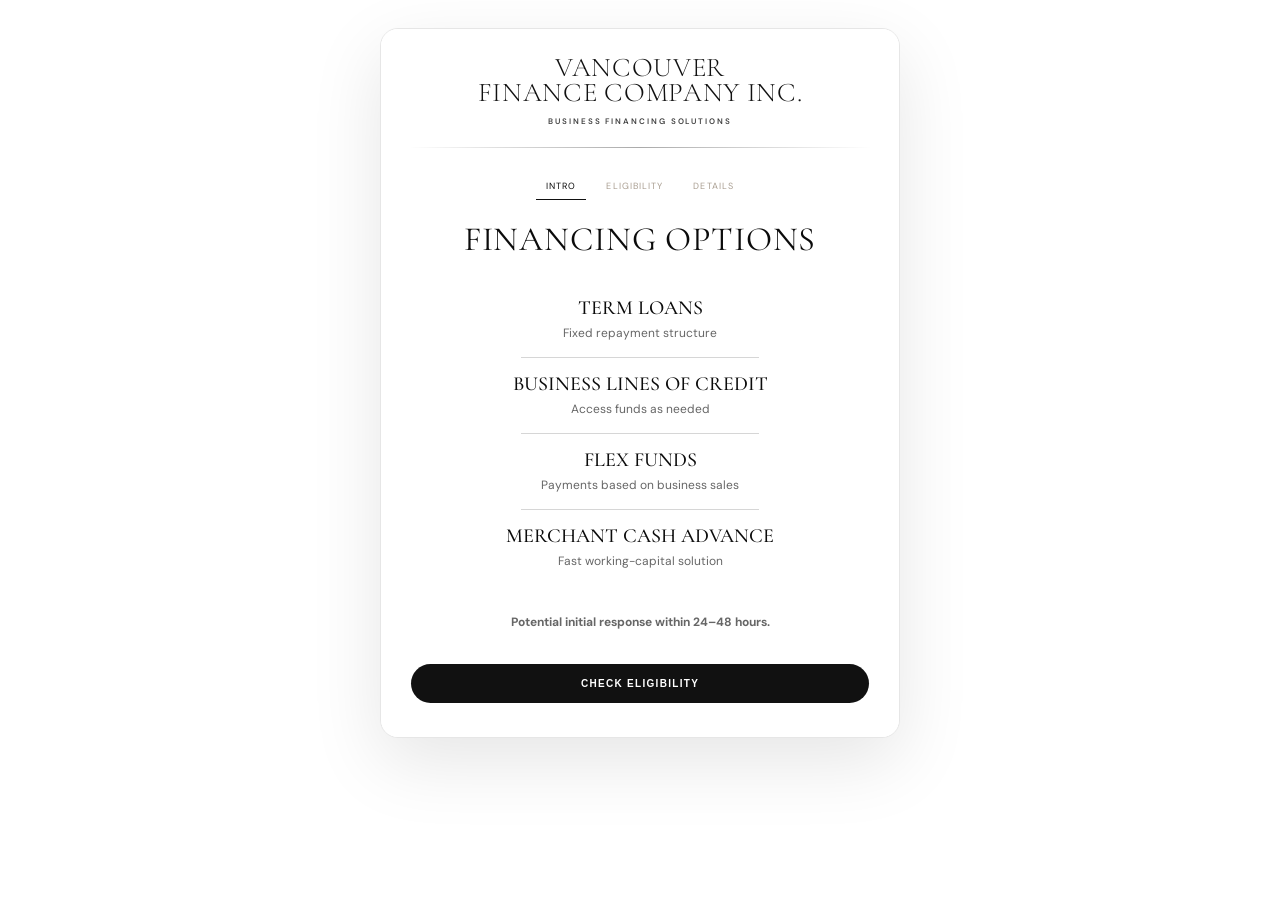
<file: index.html>
<!DOCTYPE html>
<html lang="en">
<head>
<meta charset="UTF-8">
<meta name="viewport" content="width=device-width,initial-scale=1">
<title>Check Eligibility | Vancouver Finance Company Inc.</title>
<link rel="preconnect" href="https://fonts.googleapis.com">
<link rel="preconnect" href="https://fonts.gstatic.com" crossorigin>
<link href="https://fonts.googleapis.com/css2?family=DM+Sans:wght@300;400;500;600&family=Cormorant+Garamond:wght@300;400;500&display=swap" rel="stylesheet">
<style>
:root{--ink:#0b0b0b;--cream:#ffffff;--gold:#111111;--muted:#666666;--line:rgba(0,0,0,.16);--green:#111111;--amber:#555555;--red:#888888}
*{box-sizing:border-box}html,body{min-height:100%}body{margin:0;background:#fff;font-family:"DM Sans",sans-serif;color:var(--ink);padding:28px 16px}
.shell{width:min(520px,100%);margin:auto;background:#fff;border:1px solid rgba(255,255,255,.18);box-shadow:0 28px 80px rgba(0,0,0,.35);border-radius:18px;overflow:hidden}.top{padding:24px 26px 18px;text-align:center;border-bottom:1px solid var(--line)}
.brand{font-family:"Cormorant Garamond",serif;font-size:31px;line-height:.92;font-weight:300;text-transform:uppercase}.brand span{display:block}.tag{margin-top:12px;color:#111;font-size:10px;letter-spacing:.18em;text-transform:uppercase}
.container{padding:22px 26px 30px;text-align:center}.progress{display:flex;justify-content:center;gap:10px;font-size:9px;letter-spacing:.12em;text-transform:uppercase;color:#a99e91;margin-bottom:23px}.progress span{padding:7px 10px;border-bottom:1px solid transparent}.progress .active{color:var(--ink);border-color:var(--gold)}
h2{font-family:"Cormorant Garamond",serif;font-size:34px;line-height:1;font-weight:400;margin:8px 0 12px;text-transform:uppercase;letter-spacing:.025em}p{font-size:12px;line-height:1.6;color:var(--muted)}.products{margin:24px 0}.product{padding:12px 0}.product strong{font-family:"Cormorant Garamond",serif;font-size:20px;font-weight:500;text-transform:uppercase}.product p{margin:4px 0 0}.divider{width:52%;height:1px;background:var(--line);margin:auto}
label{display:block;text-align:left;margin-top:15px;font-size:9px;font-weight:600;letter-spacing:.12em;text-transform:uppercase;color:#665e55}select,input{width:100%;padding:13px 12px;margin-top:7px;border:1px solid #c9c9c9;background:#fff;border-radius:6px;color:var(--ink);outline:none}select:focus,input:focus{border-color:#111;box-shadow:0 0 0 3px rgba(0,0,0,.09)}
button{width:100%;margin-top:20px;padding:14px 18px;background:var(--ink);color:#fff;border:0;border-radius:999px;font-size:10px;font-weight:600;letter-spacing:.13em;text-transform:uppercase;cursor:pointer;transition:.2s}button:hover{transform:translateY(-1px);background:#333}button:disabled{opacity:.65}.back{margin-top:10px;background:transparent;color:var(--ink);border:1px solid var(--line)}.back:hover{background:#f3f3f3}.hidden{display:none}.section{opacity:0;transform:translateY(12px);transition:.32s ease}.section.active{opacity:1;transform:none}
.tier-box{border:1px solid var(--line);border-radius:10px;padding:17px;margin-top:20px;text-align:left;background:#fbf7f0}.tier-a{border-left:4px solid var(--green)}.tier-b{border-left:4px solid var(--amber)}.tier-c,.tier-d{border-left:4px solid var(--red)}.tier-box strong{font-family:"Cormorant Garamond",serif;font-size:20px;text-transform:uppercase}.pathways{margin:14px 0 2px;border-top:1px solid var(--line)}.pathway{padding:11px 0;border-bottom:1px solid var(--line);display:flex;justify-content:space-between;gap:12px;align-items:center}.pathway b{font-size:10px;letter-spacing:.08em;text-transform:uppercase}.pathway span{font-size:11px;font-weight:600;text-align:right;color:#333}.disclaimer{margin-top:12px;font-size:10px;line-height:1.5;color:#8a7e72}.status{margin-top:18px;font-size:11px;color:var(--muted)}
.confirm-overlay{position:fixed;inset:0;background:rgba(0,0,0,.78);backdrop-filter:blur(8px);display:grid;place-items:center;padding:18px;z-index:100;opacity:0;visibility:hidden;transition:.28s}.confirm-overlay.show{opacity:1;visibility:visible}.confirm-card{width:min(440px,94vw);background:var(--cream);border:1px solid rgba(255,255,255,.28);box-shadow:0 28px 90px rgba(0,0,0,.45);border-radius:18px;padding:34px 28px 28px;text-align:center}.confirm-icon{width:58px;height:58px;margin:0 auto 18px;border:1px solid var(--gold);border-radius:50%;display:grid;place-items:center;color:var(--gold);font-size:25px}.confirm-card h3{font-family:"Cormorant Garamond",serif;font-size:32px;font-weight:400;margin:0 0 14px;text-transform:uppercase}.confirm-card p{font-size:13px}.confirm-card .response{margin:18px 0 2px;color:#111;font-size:10px;font-weight:600;letter-spacing:.13em;text-transform:uppercase}.confirm-card .close-confirm{margin-top:10px;background:transparent;color:var(--ink);border:1px solid var(--line)}
@media(max-width:520px){body{padding:0}.shell{min-height:100vh;border-radius:0}.container,.top{padding-left:20px;padding-right:20px}.brand{font-size:28px}.progress{gap:2px}.confirm-card{padding:30px 22px 24px}}
</style>
<link rel="stylesheet" href="eligibility-guided.css?v=20261102-vfc2">
</head>
<body>
<div class="shell">
<div class="top"><div class="brand"><span>Vancouver</span><span>Finance Company Inc.</span></div><div class="tag">Business Financing Solutions</div></div>
<div class="container">
<section id="frontPage" class="section active"><div class="progress"><span class="active">Intro</span><span>Eligibility</span><span>Details</span></div><h2>Financing Options</h2><div class="products"><div class="product"><strong>Term Loans</strong><p>Fixed repayment structure</p></div><div class="divider"></div><div class="product"><strong>Business Lines of Credit</strong><p>Access funds as needed</p></div><div class="divider"></div><div class="product"><strong>Flex Funds</strong><p>Payments based on business sales</p></div><div class="divider"></div><div class="product"><strong>Merchant Cash Advance</strong><p>Fast working-capital solution</p></div></div><p><strong>Potential initial response within 24–48 hours.</strong></p><button id="startBtn">Check Eligibility</button></section>
<section id="page1" class="section hidden"><div class="progress"><span>Intro</span><span class="active">Eligibility</span><span>Details</span></div><h2>Eligibility Check</h2><form id="eligibilityForm">
<label>Business Industry</label><select id="industry" required><option value="">Select</option><option value="restaurant">Restaurant / Café</option><option value="retail">Retail</option><option value="construction">Construction / Trades</option><option value="medical">Medical / Clinic</option><option value="professional">Professional Services</option><option value="travel">Travel Agency</option><option value="financial">Financial Services</option><option value="trucking">Owner-Operator Trucking</option></select>
<label>Time in Business</label><select id="time" required><option value="">Select</option><option value="12+">12+ months</option><option value="6-11">6–11 months</option><option value="under-6">Under 6 months</option></select>
<label>Monthly Revenue</label><select id="revenue" required><option value="">Select</option><option value="25+">$25,000+</option><option value="10-24">$10,000–$24,999</option><option value="under-10">Below $10,000</option></select>
<label>Estimated Credit Score</label><select id="credit" required><option value="">Select</option><option value="600+">600+</option><option value="500-599">500–599</option><option value="below-500">Below 500</option></select>
<button type="submit">Check Eligibility</button><button type="button" class="back" id="backToIntro">Back</button></form><div id="result" class="hidden"></div></section>
<section id="page2" class="section hidden"><div class="progress"><span>Intro</span><span>Eligibility</span><span class="active">Details</span></div><h2>Your Details</h2><form id="leadForm"><input type="hidden" id="tier"><input type="hidden" id="score"><input type="hidden" id="lenderPathway"><label>Business Name</label><input id="business" required><label>Name</label><input id="name" required><label>Phone</label><input id="phone" required><label>Email</label><input id="email" type="email" required><button type="submit" id="submitBtn">Submit</button><p class="disclaimer">By submitting, you consent to be contacted by Vancouver Finance Company Inc. regarding your financing inquiry.</p><button type="button" class="back" id="backToEligibility">Back</button></form><div id="submitStatus" class="status"></div></section>
</div></div>
<div class="confirm-overlay" id="confirmOverlay"><div class="confirm-card"><div class="confirm-icon">✓</div><h3>Thank You</h3><p>Your financing inquiry has been successfully submitted.</p><p>One of our Business Financing Advisors will carefully review your information and contact you to discuss the financing solutions best suited to your business.</p><div class="response">Typical response time: 24–48 business hours</div><button id="returnHome">Return to Home</button><button class="close-confirm" id="closeConfirm">Close</button></div></div>
<script>
const scriptURL="https://script.google.com/macros/s/AKfycbxqvRdFTUynTIhWn0h2aU5W1jouIs369XrmkZGGKBPkeursr4_UBIrlwtmdzsdBjStO/exec";
const $=id=>document.getElementById(id),frontPage=$("frontPage"),page1=$("page1"),page2=$("page2"),result=$("result"),confirmOverlay=$("confirmOverlay");
function go(a,b){a.classList.remove("active");setTimeout(()=>{a.classList.add("hidden");b.classList.remove("hidden");requestAnimationFrame(()=>b.classList.add("active"));scrollTo({top:0,behavior:"smooth"})},280)}
$("startBtn").onclick=()=>go(frontPage,page1);$("backToIntro").onclick=()=>go(page1,frontPage);$("backToEligibility").onclick=()=>go(page2,page1);$("closeConfirm").onclick=()=>{confirmOverlay.classList.remove("show");document.body.style.overflow=""};$("returnHome").onclick=()=>{if(opener&&!opener.closed){opener.focus();close()}else location.href="index.html"};
$("eligibilityForm").onsubmit=e=>{e.preventDefault();let score=0,tier="C";const industry=$("industry").value,time=$("time").value,revenue=$("revenue").value,credit=$("credit").value;if(["travel","financial","trucking"].includes(industry)){result.innerHTML='<div class="tier-box tier-c"><strong>Limited Pre-Qualification</strong><p>This industry is not eligible for this program.</p></div>';result.classList.remove("hidden");return}if(credit==="600+")score+=3;if(credit==="500-599")score+=1;if(revenue==="25+")score+=3;if(revenue==="10-24")score+=2;if(time==="12+")score+=2;if(time==="6-11")score+=1;tier=score>=7?"A":score>=4?"B":"C";const pathways={A:"Journey Capital / Merchant Growth",B:"iCapital Financial / Other Lenders",C:"Canacap Funding"},pathway=pathways[tier];$("tier").value=tier;$("score").value=score;$("lenderPathway").value=pathway;result.innerHTML=`<div class="tier-box tier-${tier.toLowerCase()}"><strong>${tier==="A"?"Strong":"Conditional"} Pre-Qualification (Tier ${tier})</strong><p>Potential pathway: ${pathway}</p><div class="disclaimer">Pre-eligibility only. This result is not an approval, commitment or guarantee. Final eligibility is subject to verification, lender criteria and underwriting.</div><button id="continueBtn">Continue</button></div>`;result.classList.remove("hidden");$("continueBtn").onclick=()=>go(page1,page2)};
$("leadForm").onsubmit=async e=>{e.preventDefault();let b=$("submitBtn"),st=$("submitStatus");b.disabled=true;b.textContent="Submitting...";st.textContent="";let data=new URLSearchParams({business:$("business").value,name:$("name").value,phone:$("phone").value,email:$("email").value,tier:$("tier").value,score:$("score").value,lender_pathway:$("lenderPathway").value});try{await fetch(scriptURL,{method:"POST",body:data,mode:"no-cors"});$("leadForm").reset();confirmOverlay.classList.add("show");document.body.style.overflow="hidden"}catch(x){st.textContent="Your information could not be submitted. Please try again."}finally{b.disabled=false;b.textContent="Submit"}};
</script>
<script src="eligibility-guided.js?v=20261102-vfc1"></script>
</body>
</html>
</file>
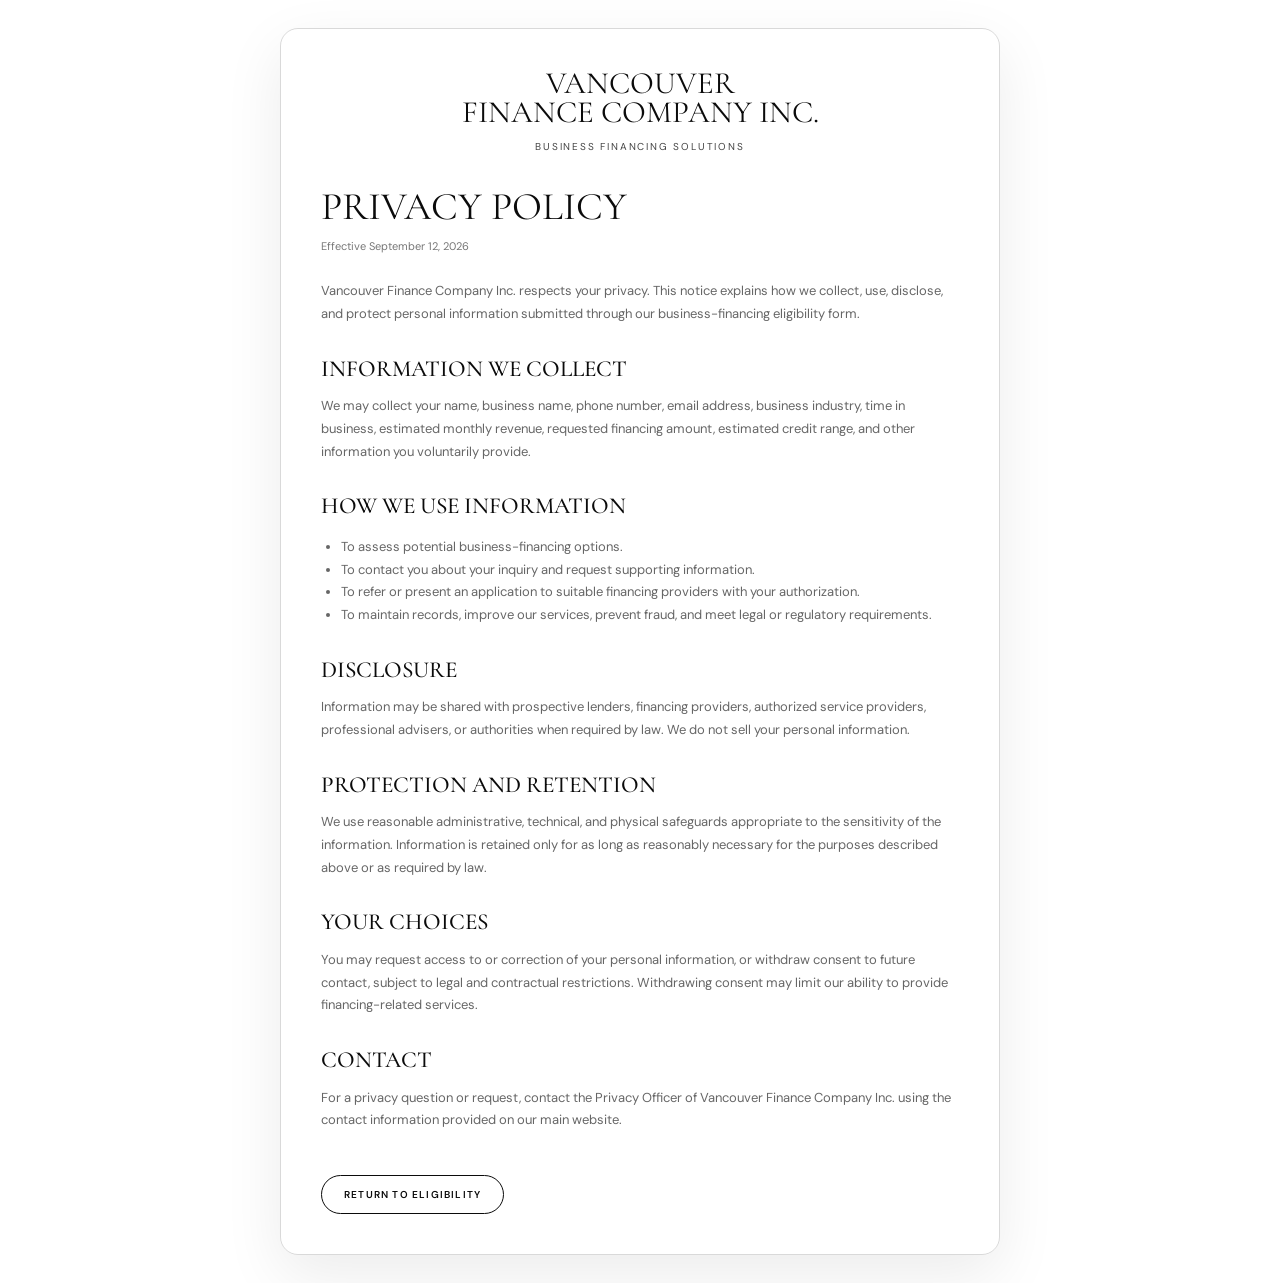
<file: privacy.html>
<!doctype html>
<html lang="en">
<head>
<meta charset="utf-8"><meta name="viewport" content="width=device-width,initial-scale=1">
<meta name="description" content="Privacy notice for Vancouver Finance Company Inc.">
<title>Privacy Policy | Vancouver Finance Company Inc.</title>
<link rel="preconnect" href="https://fonts.googleapis.com"><link rel="preconnect" href="https://fonts.gstatic.com" crossorigin>
<link href="https://fonts.googleapis.com/css2?family=DM+Sans:wght@300;400;500;600&family=Cormorant+Garamond:wght@300;400;500&display=swap" rel="stylesheet">
<style>
:root{--ink:#0b0b0b;--muted:#666;--line:rgba(0,0,0,.15)}*{box-sizing:border-box}body{margin:0;background:#fff;color:var(--ink);font-family:"DM Sans",sans-serif;padding:28px 16px}.shell{width:min(720px,100%);margin:auto;border:1px solid var(--line);border-radius:18px;padding:40px;box-shadow:0 20px 60px rgba(0,0,0,.08)}.brand{text-align:center;font-family:"Cormorant Garamond",serif;font-size:31px;line-height:.95;text-transform:uppercase}.brand span{display:block}.tag{text-align:center;margin:12px 0 34px;font-size:10px;letter-spacing:.18em;text-transform:uppercase;color:#444}h1{font:400 39px/1 "Cormorant Garamond",serif;text-transform:uppercase;margin:0 0 8px}h2{font:500 23px/1.15 "Cormorant Garamond",serif;text-transform:uppercase;margin:30px 0 8px}p,li{font-size:13px;line-height:1.75;color:var(--muted)}ul{padding-left:20px}.date{font-size:11px;color:#777;margin-bottom:24px}.back{display:inline-block;margin-top:30px;padding:12px 22px;border:1px solid var(--ink);border-radius:999px;color:var(--ink);font-size:10px;font-weight:600;letter-spacing:.12em;text-decoration:none;text-transform:uppercase}.back:hover{background:var(--ink);color:#fff}@media(max-width:560px){body{padding:0}.shell{border:0;border-radius:0;box-shadow:none;padding:30px 22px}.brand{font-size:28px}}
</style>
</head>
<body><main class="shell">
<div class="brand"><span>Vancouver</span><span>Finance Company Inc.</span></div><div class="tag">Business Financing Solutions</div>
<h1>Privacy Policy</h1><p class="date">Effective September 12, 2026</p>
<p>Vancouver Finance Company Inc. respects your privacy. This notice explains how we collect, use, disclose, and protect personal information submitted through our business-financing eligibility form.</p>
<h2>Information We Collect</h2>
<p>We may collect your name, business name, phone number, email address, business industry, time in business, estimated monthly revenue, requested financing amount, estimated credit range, and other information you voluntarily provide.</p>
<h2>How We Use Information</h2>
<ul><li>To assess potential business-financing options.</li><li>To contact you about your inquiry and request supporting information.</li><li>To refer or present an application to suitable financing providers with your authorization.</li><li>To maintain records, improve our services, prevent fraud, and meet legal or regulatory requirements.</li></ul>
<h2>Disclosure</h2>
<p>Information may be shared with prospective lenders, financing providers, authorized service providers, professional advisers, or authorities when required by law. We do not sell your personal information.</p>
<h2>Protection and Retention</h2>
<p>We use reasonable administrative, technical, and physical safeguards appropriate to the sensitivity of the information. Information is retained only for as long as reasonably necessary for the purposes described above or as required by law.</p>
<h2>Your Choices</h2>
<p>You may request access to or correction of your personal information, or withdraw consent to future contact, subject to legal and contractual restrictions. Withdrawing consent may limit our ability to provide financing-related services.</p>
<h2>Contact</h2>
<p>For a privacy question or request, contact the Privacy Officer of Vancouver Finance Company Inc. using the contact information provided on our main website.</p>
<a class="back" href="index.html">Return to Eligibility</a>
</main></body>
</html>
</file>
<file: eligibility-guided.css>
/* Vancouver Finance Company — Toronto-inspired guided eligibility in monochrome */
.guided-source-form{display:none!important}
#page1.guided-page>.progress,#page1.guided-page>h2{display:none}
#page1.guided-page{padding-top:1px}

/* Premium shell / wordmark */
body{
  background:
    radial-gradient(circle at 70% 8%,rgba(148,148,148,.16),transparent 27%),
    radial-gradient(circle at 20% 88%,rgba(90,90,90,.10),transparent 30%),
    linear-gradient(140deg,#131313 0%,#1b1b1b 55%,#0e0e0e 100%)!important;
}
.shell{
  background:linear-gradient(180deg,rgba(246,246,246,.995),rgba(240,240,240,.995))!important;
  border:1px solid rgba(156,156,156,.16)!important;
  box-shadow:0 34px 100px rgba(0,0,0,.40),0 1px 0 rgba(255,255,255,.22) inset!important;
}
.top{
  position:relative;
  padding:26px 28px 22px!important;
  border-bottom:0!important;
  background:linear-gradient(180deg,rgba(252,252,252,.62),rgba(241,241,241,0));
}
.top:after{
  content:"";
  position:absolute;
  left:28px;right:28px;bottom:0;
  height:1px;
  background:linear-gradient(90deg,transparent,rgba(143,143,143,.48),transparent);
}
.brand{
  font-size:27px!important;
  line-height:.94!important;
  letter-spacing:.025em;
}
.tag{
  margin-top:10px!important;
  font-size:8px!important;
  font-weight:600;
  letter-spacing:.24em!important;
  color:#7c7c7c!important;
}
.container{padding:25px 30px 34px!important}

/* Guided journey */
.guided-flow{
  display:flex;flex:1;flex-direction:column;
  text-align:left;
  min-height:530px;
  position:relative;
  overflow:hidden;
  padding-top:2px;
}
.guided-flow.guided-complete{display:none}
.guided-head{
  display:flex;justify-content:space-between;align-items:center;
  margin:0 0 11px;
}
.guided-head span{
  font-size:8px;
  font-weight:600;
  letter-spacing:.20em;
  color:#8f8f8f;
}
.guided-back{
  width:auto!important;
  margin:0!important;
  padding:7px 0!important;
  background:transparent!important;
  color:#6c6c6c!important;
  border:0!important;
  border-radius:0!important;
  font-size:10px!important;
  font-weight:500!important;
  letter-spacing:.06em!important;
  text-transform:none!important;
  transition:opacity .18s ease,color .18s ease!important;
}
.guided-back:hover{color:#141414!important;transform:none!important}

.guided-progress{
  height:2px;
  background:rgba(20,20,20,.085);
  border-radius:999px;
  overflow:hidden;
  margin-bottom:39px;
}
.guided-progress i{
  display:block;height:100%;
  background:linear-gradient(90deg,#777777,#a7a7a7);
  border-radius:999px;
  box-shadow:0 0 8px rgba(143,143,143,.18);
  transition:width .38s cubic-bezier(.22,.8,.3,1);
}
.guided-question{
  display:flex;flex:1;flex-direction:column;
  will-change:transform,opacity;
  transition:opacity .18s ease,transform .24s cubic-bezier(.22,.8,.3,1);
}
.guided-flow.enter-forward .guided-question{animation:guidedInForward .30s cubic-bezier(.22,.8,.3,1) both}
.guided-flow.enter-back .guided-question{animation:guidedInBack .30s cubic-bezier(.22,.8,.3,1) both}
.guided-flow.leave-forward .guided-question{opacity:0;transform:translateX(-11px)}
.guided-flow.leave-back .guided-question{opacity:0;transform:translateX(11px)}
@keyframes guidedInForward{from{opacity:0;transform:translateX(15px)}to{opacity:1;transform:none}}
@keyframes guidedInBack{from{opacity:0;transform:translateX(-15px)}to{opacity:1;transform:none}}

.guided-kicker{
  font-size:8px;
  font-weight:600;
  letter-spacing:.22em;
  text-transform:uppercase;
  color:#7b7b7b;
  margin-bottom:12px;
}
.guided-question h3{
  font-family:"Cormorant Garamond",serif;
  font-size:37px;
  line-height:.99;
  font-weight:400;
  margin:0 0 13px;
  letter-spacing:-.02em;
  text-transform:none;
  color:#141414;
  text-wrap:balance;
}
.guided-question>p{
  margin:0 0 24px;
  font-size:11px;
  line-height:1.62;
  color:#737373;
  max-width:410px;
}

/* Answer cards */
.guided-choices{display:grid;gap:10px}
.guided-choice{
  width:100%!important;
  min-height:58px!important;
  margin:0!important;
  padding:15px 48px 15px 17px!important;
  text-align:left!important;
  border:1px solid rgba(82,82,82,.18)!important;
  background:linear-gradient(180deg,rgba(253,253,253,.84),rgba(243,243,243,.72))!important;
  border-radius:11px!important;
  color:#1b1b1b!important;
  font-size:12px!important;
  font-weight:500!important;
  line-height:1.3!important;
  letter-spacing:.005em!important;
  text-transform:none!important;
  position:relative;
  box-shadow:0 1px 0 rgba(255,255,255,.70) inset;
  transition:border-color .16s ease,background .16s ease,box-shadow .16s ease,transform .12s ease!important;
  -webkit-tap-highlight-color:transparent;
}
@media(hover:hover) and (pointer:fine){
  .guided-choice:hover{
    border-color:rgba(143,143,143,.58)!important;
    background:#fbfbfb!important;
    box-shadow:0 5px 18px rgba(62,62,62,.06),0 1px 0 #fff inset!important;
    transform:translateY(-1px)!important;
  }
}
.guided-choice:active{transform:scale(.994)!important}
.guided-choice.selected{
  border-color:#909090!important;
  background:linear-gradient(180deg,#fbfbfb,#ececec)!important;
  box-shadow:0 0 0 3px rgba(143,143,143,.08),0 8px 22px rgba(82,82,82,.06)!important;
  color:#141414!important;
}
.guided-choice.selected:after{
  content:"✓";
  position:absolute;
  right:17px;top:50%;
  width:23px;height:23px;
  display:grid;place-items:center;
  transform:translateY(-50%) scale(1);
  color:#fff;
  background:#828282;
  border-radius:50%;
  font-size:11px;
  font-weight:700;
  animation:guidedCheck .18s ease both;
}
@keyframes guidedCheck{from{opacity:0;transform:translateY(-50%) scale(.65)}to{opacity:1;transform:translateY(-50%) scale(1)}}
.guided-choice[disabled]{opacity:.84;cursor:default}

.guided-choices.compact{grid-template-columns:1fr 1fr}
.guided-choices.compact .guided-choice{min-height:60px!important;padding-right:38px!important}
.amount-options{grid-template-columns:1fr 1fr}
.amount-options .guided-choice{min-height:60px!important}
.exact-choice{
  grid-column:1/-1;
  border-style:solid!important;
  background:transparent!important;
  color:#696969!important;
  justify-content:center;
}
.exact-choice:before{
  content:"＋";
  margin-right:7px;
  font-weight:400;
  color:#7b7b7b;
}
.guided-tap-hint{
  margin-top:13px;
  font-size:8px;
  font-weight:500;
  letter-spacing:.08em;
  text-transform:uppercase;
  color:#9f9f9f;
}
.guided-footnote{
  margin-top:auto;
  padding-top:27px;
  font-size:8px;
  line-height:1.6;
  letter-spacing:.015em;
  color:#9c9c9c;
  text-align:left;
  border-top:1px solid rgba(20,20,20,.065);
}

/* Exact amount */
.guided-money{position:relative}
.guided-money span{
  position:absolute;left:16px;top:50%;
  transform:translateY(-50%);
  font-family:"Cormorant Garamond",serif;
  font-size:23px;color:#838383;
  pointer-events:none;
}
.guided-money input{
  width:100%;
  height:53px;
  margin:0;
  padding:12px 14px 12px 36px;
  border:1px solid rgba(82,82,82,.22);
  background:#fbfbfb;
  border-radius:11px;
  color:#141414;
  outline:none;
  font-family:"Cormorant Garamond",serif;
  font-size:24px;
  box-shadow:0 1px 0 rgba(255,255,255,.8) inset;
  transition:border-color .18s ease,box-shadow .18s ease,background .18s ease;
}
.guided-money input:focus{
  border-color:#8f8f8f;
  box-shadow:0 0 0 3px rgba(143,143,143,.08);
}
.guided-exact-wrap{
  display:grid;
  grid-template-columns:minmax(0,1fr) 53px;
  gap:10px;
  margin-top:13px;
  animation:guidedExactIn .2s ease both;
}
.guided-exact-go{
  width:53px!important;height:53px!important;min-height:53px!important;
  margin:0!important;padding:0!important;
  border-radius:11px!important;
  font-size:20px!important;letter-spacing:0!important;
  background:linear-gradient(145deg,#1b1b1b,#0d0d0d)!important;
  box-shadow:0 7px 18px rgba(20,20,20,.13);
}
.guided-exact-go:disabled{opacity:.32}
@keyframes guidedExactIn{from{opacity:0;transform:translateY(-5px)}to{opacity:1;transform:none}}

/* Results */
#result.guided-result-enter{animation:guidedResultIn .42s cubic-bezier(.22,.8,.3,1) both}
@keyframes guidedResultIn{from{opacity:0;transform:translateY(10px)}to{opacity:1;transform:none}}
#page1.guided-page #result{margin-top:0}
#page1.guided-page .tier-box{
  position:relative;
  overflow:hidden;
  margin-top:0;
  border:1px solid rgba(69,69,69,.14);
  border-left:0!important;
  border-radius:14px;
  padding:25px;
  background:
    radial-gradient(circle at 100% 0,rgba(156,156,156,.10),transparent 34%),
    linear-gradient(180deg,rgba(253,253,253,.94),rgba(243,243,243,.88));
  box-shadow:0 14px 38px rgba(37,37,37,.07),0 1px 0 #fff inset;
}
#page1.guided-page .tier-box:before{
  content:"";
  position:absolute;
  top:0;left:25px;right:25px;
  height:1px;
  background:linear-gradient(90deg,transparent,#a0a0a0,transparent);
}
.result-eyebrow{
  font-size:8px;
  font-weight:600;
  letter-spacing:.22em;
  text-transform:uppercase;
  color:#7b7b7b;
  margin-bottom:11px;
}
.result-title{
  font-family:"Cormorant Garamond",serif;
  font-size:35px;
  line-height:1;
  font-weight:400;
  letter-spacing:-.015em;
  margin:0 0 11px;
  color:#141414;
  text-wrap:balance;
}
.result-copy{
  margin:0 0 22px!important;
  font-size:11px!important;
  line-height:1.62!important;
  max-width:400px;
}
.pathways.refined{display:grid;gap:10px;border:0;margin:0}
.pathway-card{
  position:relative;
  border:1px solid rgba(86,86,86,.15);
  border-radius:11px;
  padding:15px 16px;
  background:rgba(252,252,252,.72);
  box-shadow:0 1px 0 rgba(255,255,255,.8) inset;
}
.pathway-card.primary{
  border-color:rgba(143,143,143,.42);
  background:linear-gradient(180deg,#fafafa,#ececec);
  box-shadow:0 8px 22px rgba(88,88,88,.07);
}
.pathway-card.primary:before{
  content:"BEST PRELIMINARY FIT";
  display:block;
  margin-bottom:8px;
  font-size:7px;
  font-weight:700;
  letter-spacing:.18em;
  color:#7b7b7b;
}
.pathway-top{display:flex;justify-content:space-between;gap:12px;align-items:center}
.pathway-name{
  font-size:9px;
  font-weight:700;
  letter-spacing:.12em;
  text-transform:uppercase;
  color:#252525;
}
.pathway-status{
  font-size:8px;
  font-weight:600;
  line-height:1.2;
  color:#575757;
  background:rgba(156,156,156,.13);
  border:1px solid rgba(143,143,143,.12);
  border-radius:999px;
  padding:6px 9px;
  text-align:right;
  white-space:nowrap;
}
.pathway-type{
  display:block;
  margin-top:6px;
  font-size:10px;
  line-height:1.45;
  color:#868686;
}
.result-note{
  margin:19px 0 0!important;
  font-size:10px!important;
  line-height:1.62!important;
  color:#717171!important;
}
#page1.guided-page .disclaimer{
  padding-top:15px;
  margin-top:15px;
  border-top:1px solid rgba(20,20,20,.075);
  font-size:8px;
  line-height:1.6;
}
#page1.guided-page #continueBtn{
  margin-top:20px;
  background:linear-gradient(145deg,#1b1b1b,#0c0c0c);
  box-shadow:0 10px 24px rgba(20,20,20,.14);
}

/* Final details */
#page2>.progress{display:none}
#page2{
  text-align:left;
  padding-top:4px;
}
#page2 h2{
  margin:10px 0 8px;
  text-transform:none;
  letter-spacing:-.015em;
  font-size:38px;
}
#page2 h2:before{
  content:"FINAL STEP";
  display:block;
  margin-bottom:12px;
  font-family:"DM Sans",sans-serif;
  font-size:8px;
  font-weight:700;
  letter-spacing:.22em;
  color:#7b7b7b;
}
#page2 #leadForm{margin-top:24px}
#page2 label{
  margin-top:18px;
  font-size:8px;
  letter-spacing:.16em;
  color:#6f6f6f;
}
#page2 input{
  margin-top:7px;
  padding:14px 3px 12px;
  border:0;
  border-bottom:1px solid rgba(68,68,68,.26);
  border-radius:0;
  background:transparent;
  font-size:15px;
  box-shadow:none;
}
#page2 input:focus{
  border-color:#808080;
  box-shadow:none;
}
#page2 #submitBtn{
  margin-top:30px;
  background:linear-gradient(145deg,#1b1b1b,#0d0d0d);
  box-shadow:0 10px 24px rgba(20,20,20,.14);
}
#page2 .back{
  border:0;
  background:transparent;
  padding:10px;
  color:#838383;
}

/* Confirmation */
.confirm-overlay{background:rgba(10,10,10,.80)!important;backdrop-filter:blur(12px)!important}
.confirm-card{
  border:1px solid rgba(156,156,156,.22)!important;
  background:
    radial-gradient(circle at 100% 0,rgba(156,156,156,.10),transparent 34%),
    linear-gradient(180deg,#f7f7f7,#ededed)!important;
  box-shadow:0 36px 100px rgba(0,0,0,.45)!important;
}
.confirm-icon{
  width:52px!important;height:52px!important;
  border-color:rgba(143,143,143,.58)!important;
  background:rgba(156,156,156,.07);
  font-size:20px!important;
}
.confirm-card h3{
  font-size:35px!important;
  letter-spacing:-.01em;
  text-transform:none!important;
}
.confirm-card .response{
  font-size:8px!important;
  letter-spacing:.18em!important;
}
.confirm-card #returnHome{
  background:linear-gradient(145deg,#1b1b1b,#0c0c0c);
  box-shadow:0 10px 24px rgba(20,20,20,.13);
}

/* Motion accessibility */
@media(prefers-reduced-motion:reduce){
  .guided-question,.guided-progress i,.guided-choice,.guided-money input{transition:none!important;animation:none!important}
  #result.guided-result-enter{animation:none!important}
}

/* Mobile */
@media(max-width:520px){
  .top{padding:22px 21px 19px!important}
  .top:after{left:21px;right:21px}
  .brand{font-size:25px!important}
  .container{padding:21px 21px 28px!important}
  .guided-flow{min-height:calc(100dvh - 113px)}
  .guided-progress{margin-bottom:31px}
  .guided-question h3{font-size:33px}
  .guided-choice{min-height:58px!important;font-size:12px!important}
  .guided-footnote{padding-top:22px}
  #page1.guided-page .tier-box{padding:21px}
  .result-title{font-size:32px}
  #page2 h2{font-size:34px}
}
@media(max-width:430px){
  .guided-choices.compact{grid-template-columns:1fr}
  .guided-choices.compact .guided-choice{min-height:52px!important}
}
@media(max-width:370px){
  .amount-options{grid-template-columns:1fr}
  .exact-choice{grid-column:auto}
}


/* Historical approval context */
.history-highlight{
  margin:0 0 20px;
  padding:17px 18px 16px;
  border:1px solid rgba(143,143,143,.24);
  border-radius:12px;
  background:
    linear-gradient(135deg,rgba(156,156,156,.10),rgba(251,251,251,.70)),
    #fbfbfb;
  box-shadow:0 8px 22px rgba(78,78,78,.055),0 1px 0 rgba(255,255,255,.85) inset;
}
.history-label{
  font-size:7px;
  font-weight:700;
  letter-spacing:.16em;
  text-transform:uppercase;
  color:#757575;
}
.history-amount{
  margin-top:8px;
  font-family:"Cormorant Garamond",serif;
  font-size:31px;
  line-height:1;
  font-weight:500;
  letter-spacing:-.02em;
  color:#141414;
}
.history-caption{
  margin-top:7px;
  max-width:390px;
  font-size:9px;
  line-height:1.5;
  color:#808080;
}
@media(max-width:520px){
  .history-highlight{padding:16px;margin-bottom:18px}
  .history-amount{font-size:29px}
}

.history-highlight .history-caption strong{color:#5b5b5b;font-weight:600}


/* Final result hierarchy */
.range-cta{
  width:100%!important;
  margin:0 0 22px!important;
  padding:15px 18px!important;
  background:linear-gradient(145deg,#1b1b1b,#0b0b0b)!important;
  color:#fff!important;
  border-radius:999px!important;
  box-shadow:0 12px 28px rgba(20,20,20,.16)!important;
  font-size:9px!important;
  font-weight:700!important;
  letter-spacing:.17em!important;
  text-transform:uppercase!important;
}
.range-cta:hover{transform:translateY(-1px)!important}

.pathway-card.featured{
  margin:0 0 17px;
  padding:17px 17px 16px;
  border-color:rgba(143,143,143,.42)!important;
  background:linear-gradient(180deg,#fafafa,#ececec)!important;
  box-shadow:0 9px 24px rgba(88,88,88,.07)!important;
}
.pathway-card.featured:before{display:none!important}
.pathway-label{
  margin-bottom:11px;
  font-size:7px;
  font-weight:700;
  letter-spacing:.18em;
  text-transform:uppercase;
  color:#7b7b7b;
}
.pathway-main{min-width:0}
.pathways-section{
  margin-top:4px;
  padding-top:16px;
  border-top:1px solid rgba(20,20,20,.07);
}
.pathways-heading{
  margin:0 0 10px;
  font-size:7px;
  font-weight:700;
  letter-spacing:.18em;
  text-transform:uppercase;
  color:#7b7b7b;
}
.pathways.refined{
  display:grid!important;
  gap:9px!important;
  border:0!important;
  margin:0!important;
}
.pathway-card.compact{
  padding:12px 14px!important;
  border-radius:10px!important;
  background:rgba(252,252,252,.58)!important;
  box-shadow:none!important;
}
.pathway-card.compact .pathway-type{
  margin-top:4px!important;
  font-size:9px!important;
}
.pathway-card.compact .pathway-status{
  padding:5px 8px!important;
  font-size:7px!important;
}
#page1.guided-page .disclaimer{
  margin-top:18px!important;
  padding-top:15px!important;
}
@media(max-width:520px){
  .range-cta{margin-bottom:19px!important}
  .pathway-card.featured{padding:16px}
  .pathway-top{align-items:flex-start!important}
  .pathway-status{flex:0 0 auto;max-width:48%;white-space:normal!important}
}


/* Premium swipeable pill tabs */
.guided-choice.selected:after{display:none!important;content:none!important}
.guided-choice.selected{
  border-color:rgba(128,128,128,.72)!important;
  background:
    linear-gradient(180deg,rgba(250,250,250,.98),rgba(228,228,228,.92))!important;
  color:#141414!important;
  box-shadow:
    0 0 0 2px rgba(143,143,143,.07),
    0 8px 20px rgba(82,82,82,.07)!important;
}

.guided-choices,
.guided-choices.compact,
.amount-options{
  display:flex!important;
  grid-template-columns:none!important;
  gap:10px!important;
  overflow-x:auto;
  overflow-y:hidden;
  padding:2px 2px 9px;
  margin-left:-2px;
  margin-right:-2px;
  scroll-snap-type:x mandatory;
  scroll-padding-inline:2px;
  -webkit-overflow-scrolling:touch;
  scrollbar-width:none;
}
.guided-choices::-webkit-scrollbar,
.guided-choices.compact::-webkit-scrollbar,
.amount-options::-webkit-scrollbar{display:none}

.guided-choice,
.guided-choices.compact .guided-choice,
.amount-options .guided-choice{
  flex:0 0 auto!important;
  width:auto!important;
  min-width:148px!important;
  max-width:240px;
  min-height:50px!important;
  padding:13px 18px!important;
  border-radius:999px!important;
  text-align:center!important;
  scroll-snap-align:start;
  white-space:normal;
  line-height:1.22!important;
  box-shadow:0 1px 0 rgba(255,255,255,.72) inset!important;
}

.guided-choice.exact-choice{
  grid-column:auto!important;
  min-width:174px!important;
  border-style:solid!important;
}
.guided-choice.exact-choice:before{margin-right:5px}

.guided-choice:active{transform:scale(.985)!important}

@media(hover:hover) and (pointer:fine){
  .guided-choice:hover{
    transform:translateY(-1px)!important;
    border-color:rgba(143,143,143,.55)!important;
    box-shadow:0 8px 20px rgba(62,62,62,.06)!important;
  }
}

.guided-tap-hint:after{
  content:" · Swipe for more";
}

@media(min-width:700px){
  .guided-choices,
  .guided-choices.compact,
  .amount-options{
    flex-wrap:wrap;
    overflow:visible;
    padding-bottom:2px;
  }
  .guided-tap-hint:after{content:""}
}

@media(max-width:430px){
  .guided-choices.compact{grid-template-columns:none!important}
  .guided-choices.compact .guided-choice{min-height:50px!important}
}
@media(max-width:370px){
  .amount-options{grid-template-columns:none!important}
  .exact-choice{grid-column:auto!important}
}


/* Premium rectangular swipe cards */
.guided-choices,
.guided-choices.compact,
.amount-options{
  display:flex!important;
  gap:12px!important;
  overflow-x:auto;
  overflow-y:hidden;
  padding:4px 28px 12px 2px;
  margin-right:-26px;
  scroll-snap-type:x mandatory;
  scroll-padding-inline:2px;
  -webkit-overflow-scrolling:touch;
  scrollbar-width:none;
}
.guided-choices::-webkit-scrollbar,
.guided-choices.compact::-webkit-scrollbar,
.amount-options::-webkit-scrollbar{display:none}

.guided-choice,
.guided-choices.compact .guided-choice,
.amount-options .guided-choice{
  flex:0 0 78%!important;
  width:auto!important;
  min-width:0!important;
  max-width:320px!important;
  min-height:92px!important;
  padding:18px 20px!important;
  border-radius:14px!important;
  text-align:left!important;
  display:flex!important;
  align-items:center;
  justify-content:flex-start;
  border:1px solid rgba(89,89,89,.18)!important;
  background:
    linear-gradient(180deg,rgba(253,253,253,.95),rgba(242,242,242,.86))!important;
  box-shadow:
    0 1px 0 rgba(255,255,255,.85) inset,
    0 7px 20px rgba(55,55,55,.045)!important;
  scroll-snap-align:start;
  white-space:normal;
  line-height:1.28!important;
  font-size:13px!important;
  font-weight:500!important;
  color:#1b1b1b!important;
}

.guided-choice.selected{
  border-color:rgba(133,133,133,.68)!important;
  background:
    linear-gradient(180deg,#fafafa,#e2e2e2)!important;
  box-shadow:
    0 0 0 2px rgba(143,143,143,.06),
    0 12px 28px rgba(80,80,80,.09)!important;
}

.guided-choice.selected:after{display:none!important;content:none!important}

.guided-choice.exact-choice{
  flex-basis:72%!important;
  max-width:280px!important;
  min-height:78px!important;
  background:rgba(252,252,252,.56)!important;
  border-style:dashed!important;
  color:#686868!important;
}

.guided-choice.exact-choice:before{
  content:"＋";
  margin-right:8px;
  font-weight:400;
  color:#7b7b7b;
}

.guided-choice:active{transform:scale(.99)!important}

@media(hover:hover) and (pointer:fine){
  .guided-choice:hover{
    transform:translateY(-2px)!important;
    border-color:rgba(143,143,143,.52)!important;
    box-shadow:
      0 1px 0 rgba(255,255,255,.9) inset,
      0 12px 28px rgba(57,57,57,.07)!important;
  }
}

.guided-tap-hint:after{
  content:" · Swipe for more";
}

@media(min-width:700px){
  .guided-choices,
  .guided-choices.compact,
  .amount-options{
    flex-wrap:wrap;
    overflow:visible;
    margin-right:0;
    padding-right:2px;
  }
  .guided-choice,
  .guided-choices.compact .guided-choice,
  .amount-options .guided-choice{
    flex:1 1 calc(50% - 12px)!important;
    max-width:none!important;
    min-height:84px!important;
  }
  .guided-choice.exact-choice{
    flex-basis:100%!important;
    max-width:none!important;
  }
  .guided-tap-hint:after{content:""}
}

@media(max-width:430px){
  .guided-choice,
  .guided-choices.compact .guided-choice,
  .amount-options .guided-choice{
    flex-basis:82%!important;
    min-height:88px!important;
  }
}

@media(max-width:370px){
  .guided-choice,
  .guided-choices.compact .guided-choice,
  .amount-options .guided-choice{
    flex-basis:86%!important;
  }
}


/* FINAL interaction model: Industry = swipe deck; all other questions = normal taps */
.guided-choices,
.guided-choices.compact,
.amount-options{
  display:grid!important;
  overflow:visible!important;
  margin:0!important;
  padding:0!important;
  gap:9px!important;
  scroll-snap-type:none!important;
}
.guided-choices,
.guided-choices.compact{grid-template-columns:1fr!important}
.amount-options{grid-template-columns:1fr 1fr!important}

.guided-choice,
.guided-choices.compact .guided-choice,
.amount-options .guided-choice{
  width:100%!important;
  max-width:none!important;
  min-width:0!important;
  min-height:54px!important;
  flex:none!important;
  padding:14px 17px!important;
  border-radius:10px!important;
  text-align:left!important;
  display:block!important;
  scroll-snap-align:none!important;
  background:linear-gradient(180deg,rgba(253,253,253,.92),rgba(243,243,243,.82))!important;
}
.guided-choice.exact-choice{
  grid-column:1/-1!important;
  min-height:52px!important;
  max-width:none!important;
}
.guided-tap-hint:after{content:""!important}

.industry-deck{
  position:relative;
  width:min(100%,380px);
  height:268px;
  margin:4px auto 0;
  perspective:900px;
  touch-action:pan-y;
}
.industry-deck-card{
  position:absolute;
  inset:0;
  width:100%;
  height:238px;
  margin:0!important;
  border:1px solid rgba(83,83,83,.18);
  border-radius:20px;
  padding:26px 25px 24px;
  text-align:left;
  color:#141414;
  background:
    radial-gradient(circle at 92% 7%,rgba(156,156,156,.14),transparent 34%),
    linear-gradient(155deg,#fdfdfd,#e8e8e8);
  box-shadow:0 22px 45px rgba(51,51,51,.12),0 1px 0 rgba(255,255,255,.9) inset;
  cursor:grab;
  user-select:none;
  -webkit-user-select:none;
  transform-origin:50% 105%;
  transition:transform .22s cubic-bezier(.22,.8,.3,1),opacity .18s ease,box-shadow .18s ease;
}
.industry-deck-card.deck-0{z-index:3;transform:translateY(0) scale(1)}
.industry-deck-card.deck-1{z-index:2;transform:translateY(12px) scale(.965);opacity:.88}
.industry-deck-card.deck-2{z-index:1;transform:translateY(23px) scale(.93);opacity:.64}
.industry-deck-card.dragging{transition:none!important;cursor:grabbing}
.industry-deck-card.swipe-left{transform:translateX(-130%) rotate(-14deg)!important;opacity:0!important}
.industry-deck-card.swipe-right{transform:translateX(130%) rotate(14deg)!important;opacity:0!important}
.industry-deck-card.chosen{
  border-color:rgba(130,130,130,.68);
  box-shadow:0 0 0 3px rgba(143,143,143,.08),0 25px 50px rgba(51,51,51,.13);
  transform:scale(.985)!important;
}
.industry-card-label{
  display:block;
  margin-bottom:38px;
  font-size:8px;
  font-weight:700;
  letter-spacing:.22em;
  text-transform:uppercase;
  color:#7b7b7b;
}
.industry-deck-card strong{
  display:block;
  max-width:90%;
  font-family:"Cormorant Garamond",serif;
  font-size:29px;
  line-height:1.02;
  font-weight:500;
  letter-spacing:-.015em;
  color:#141414;
  text-transform:none;
}
.industry-card-action{
  position:absolute;
  left:25px;
  bottom:22px;
  font-size:8px;
  font-weight:600;
  letter-spacing:.12em;
  text-transform:uppercase;
  color:#8b8b8b;
}
.industry-deck-nav{
  display:flex;
  align-items:center;
  justify-content:center;
  gap:16px;
  margin-top:1px;
  color:#949494;
  font-size:8px;
  font-weight:600;
  letter-spacing:.12em;
  text-transform:uppercase;
}
.deck-arrow{
  width:36px!important;
  height:36px!important;
  min-height:36px!important;
  margin:0!important;
  padding:0!important;
  border-radius:50%!important;
  background:transparent!important;
  border:1px solid rgba(85,85,85,.16)!important;
  color:#646464!important;
  font-size:15px!important;
  letter-spacing:0!important;
}
.deck-arrow:hover{background:rgba(156,156,156,.08)!important;transform:none!important}

@media(max-width:520px){
  .industry-deck{height:252px;width:100%}
  .industry-deck-card{height:222px;padding:23px 21px 21px;border-radius:18px}
  .industry-card-label{margin-bottom:31px}
  .industry-deck-card strong{font-size:27px}
  .industry-card-action{left:21px;bottom:19px}
}
@media(max-width:390px){
  .amount-options{grid-template-columns:1fr!important}
  .guided-choice.exact-choice{grid-column:auto!important}
}


/* Smooth industry deck promotion */
.industry-deck-card.deck-3{
  z-index:0;
  transform:translateY(34px) scale(.90);
  opacity:0;
  pointer-events:none;
}
.industry-deck-card{
  transition:
    transform .26s cubic-bezier(.22,.8,.3,1),
    opacity .24s ease,
    box-shadow .18s ease!important;
}
.industry-deck-card.promote-1{transform:translateY(0) scale(1)!important;opacity:1!important}
.industry-deck-card.promote-2{transform:translateY(12px) scale(.965)!important;opacity:.88!important}
.industry-deck-card.promote-3{transform:translateY(23px) scale(.93)!important;opacity:.64!important}

.industry-deck-card.reverse-shift-0{transform:translateY(12px) scale(.965)!important;opacity:.88!important}
.industry-deck-card.reverse-shift-1{transform:translateY(23px) scale(.93)!important;opacity:.64!important}
.industry-deck-card.reverse-shift-2{transform:translateY(34px) scale(.90)!important;opacity:0!important}
.industry-deck-card.reverse-shift-3{transform:translateY(42px) scale(.88)!important;opacity:0!important}

.industry-deck-card.swipe-left{
  transition:
    transform .24s cubic-bezier(.2,.75,.25,1),
    opacity .22s ease!important;
  transform:translateX(-145%) rotate(-16deg)!important;
  opacity:0!important;
}
.industry-deck-card.swipe-right{
  transition:
    transform .24s cubic-bezier(.2,.75,.25,1),
    opacity .22s ease!important;
  transform:translateX(145%) rotate(16deg)!important;
  opacity:0!important;
}


/* Persistent industry deck — no DOM rebuild between swipes */
.industry-deck-card{
  will-change:transform,opacity;
  backface-visibility:hidden;
  -webkit-backface-visibility:hidden;
  transform:translateZ(0);
}
.industry-deck-card.dragging{
  transition:none!important;
}
.industry-deck-card.promote-1{
  transform:translate3d(0,0,0) scale(1)!important;
  opacity:1!important;
}
.industry-deck-card.promote-2{
  transform:translate3d(0,12px,0) scale(.965)!important;
  opacity:.88!important;
}
.industry-deck-card.promote-3{
  transform:translate3d(0,23px,0) scale(.93)!important;
  opacity:.64!important;
}
.industry-deck-card.swipe-left{
  transform:translate3d(-145%,0,0) rotate(-15deg)!important;
  opacity:0!important;
}
.industry-deck-card.entering-prev{
  z-index:4!important;
  transform:translate3d(118%,0,0) rotate(10deg) scale(.98)!important;
  opacity:0!important;
  pointer-events:none!important;
}
.industry-deck-card.entering-prev.enter-prev-active{
  transform:translate3d(0,0,0) rotate(0deg) scale(1)!important;
  opacity:1!important;
}
.industry-deck-card.shift-back-0{
  transform:translate3d(0,12px,0) scale(.965)!important;
  opacity:.88!important;
}
.industry-deck-card.shift-back-1{
  transform:translate3d(0,23px,0) scale(.93)!important;
  opacity:.64!important;
}
.industry-deck-card.shift-back-2{
  transform:translate3d(0,34px,0) scale(.90)!important;
  opacity:0!important;
}


/* Dark tap cards only */
.guided-choice,
.guided-choices.compact .guided-choice,
.amount-options .guided-choice{
  color:#f0f0f0!important;
  border:1px solid rgba(160,160,160,.22)!important;
  background:
    linear-gradient(180deg,#202020,#151515)!important;
  box-shadow:
    0 1px 0 rgba(255,255,255,.03) inset,
    0 8px 18px rgba(0,0,0,.12)!important;
}

.guided-choice.selected{
  color:#f9f9f9!important;
  border-color:rgba(160,160,160,.68)!important;
  background:
    linear-gradient(180deg,#2b2b2b,#1c1c1c)!important;
  box-shadow:
    0 0 0 2px rgba(160,160,160,.08),
    0 10px 24px rgba(0,0,0,.18)!important;
}

.guided-choice.exact-choice{
  color:#dfdfdf!important;
  background:
    linear-gradient(180deg,#1d1d1d,#131313)!important;
  border-color:rgba(160,160,160,.20)!important;
}

@media(hover:hover) and (pointer:fine){
  .guided-choice:hover{
    color:#fafafa!important;
    border-color:rgba(160,160,160,.48)!important;
    background:
      linear-gradient(180deg,#262626,#191919)!important;
  }
}


/* Match Industry deck to the regular dark tap cards */
.industry-deck-card{
  color:#f0f0f0!important;
  border:1px solid rgba(160,160,160,.22)!important;
  background:linear-gradient(180deg,#202020,#151515)!important;
  box-shadow:
    0 1px 0 rgba(255,255,255,.03) inset,
    0 16px 34px rgba(0,0,0,.18)!important;
}
.industry-deck-card strong{color:#f0f0f0!important}
.industry-card-label{color:#a0a0a0!important}
.industry-card-action{color:#a2a2a2!important}
.industry-deck-card.chosen{
  border-color:rgba(160,160,160,.68)!important;
  background:
    radial-gradient(circle at 92% 8%,rgba(160,160,160,.12),transparent 32%),
    linear-gradient(180deg,#2b2b2b,#1c1c1c)!important;
  box-shadow:
    0 0 0 2px rgba(160,160,160,.08),
    0 18px 38px rgba(0,0,0,.22)!important;
}


/* FINAL palette: Industry deck matches all other premium tap cards */
.guided-choice,
.guided-choices.compact .guided-choice,
.amount-options .guided-choice,
.industry-deck-card{
  color:#1b1b1b!important;
  border:1px solid rgba(89,89,89,.18)!important;
  background:
    linear-gradient(180deg,rgba(253,253,253,.96),rgba(242,242,242,.88))!important;
  box-shadow:
    0 1px 0 rgba(255,255,255,.88) inset,
    0 7px 20px rgba(55,55,55,.05)!important;
}

.guided-choice.selected,
.industry-deck-card.chosen{
  color:#141414!important;
  border-color:rgba(133,133,133,.66)!important;
  background:
    linear-gradient(180deg,#fafafa,#e2e2e2)!important;
  box-shadow:
    0 0 0 2px rgba(143,143,143,.06),
    0 10px 26px rgba(80,80,80,.08)!important;
}

.guided-choice.exact-choice{
  color:#686868!important;
  background:rgba(252,252,252,.60)!important;
  border-color:rgba(89,89,89,.18)!important;
}

.industry-deck-card strong{color:#1b1b1b!important}
.industry-card-label{color:#7b7b7b!important}
.industry-card-action{color:#8b8b8b!important}

@media(hover:hover) and (pointer:fine){
  .guided-choice:hover,
  .industry-deck-card:hover{
    color:#141414!important;
    border-color:rgba(143,143,143,.50)!important;
    background:
      linear-gradient(180deg,#fdfdfd,#ececec)!important;
  }
}


/* Vancouver Finance Company black-and-white brand adjustments. */
body{background:#fff!important}
.shell{background:#fff!important;border:1px solid #e6e6e6!important;box-shadow:0 24px 72px rgba(0,0,0,.10)!important}
.top{background:#fff!important}
.top:after{background:linear-gradient(90deg,transparent,#aaa,transparent)!important}
.brand{color:#111!important}
.tag,.guided-kicker,#page2 h2:before,.result-eyebrow,.pathway-label{color:#424242!important}
.container{background:#fff!important}
.guided-question h3,.result-title{color:#111!important}
.guided-progress i{background:linear-gradient(90deg,#222,#777)!important;box-shadow:none!important}
/* Unified light palette: all four steps match the Restaurant / Café card. */
.guided-choice,.guided-choices.compact .guided-choice,.amount-options .guided-choice{
  color:#151515!important;
  border:1px solid #ddd!important;
  background:linear-gradient(150deg,#fff,#ededed)!important;
  box-shadow:0 14px 30px rgba(0,0,0,.08),0 1px 0 rgba(255,255,255,.9) inset!important;
}
.guided-choice.selected,.guided-choices.compact .guided-choice.selected,.amount-options .guided-choice.selected{
  color:#111!important;
  border-color:#999!important;
  background:linear-gradient(150deg,#fff,#e6e6e6)!important;
  box-shadow:0 0 0 2px rgba(0,0,0,.04),0 14px 30px rgba(0,0,0,.09)!important;
}
.guided-choice.exact-choice{background:linear-gradient(150deg,#fff,#ededed)!important;color:#555!important;border-color:#ddd!important}
@media(hover:hover) and (pointer:fine){
 .guided-choice:hover{color:#111!important;border-color:#aaa!important;background:linear-gradient(150deg,#fff,#e8e8e8)!important}
}
.industry-deck-card{background:linear-gradient(150deg,#fff,#ededed)!important;color:#111!important;border-color:#ddd!important;box-shadow:0 20px 45px rgba(0,0,0,.10)!important}
.industry-deck-card strong{color:#151515!important}
.industry-card-label,.industry-card-action{color:#555!important}
.industry-deck-card.chosen{border-color:#111!important;box-shadow:0 0 0 2px rgba(0,0,0,.08),0 25px 50px rgba(0,0,0,.12)!important}
#page1.guided-page .tier-box{background:linear-gradient(180deg,#fff,#f7f7f7)!important;border:1px solid #dedede!important;box-shadow:0 12px 30px rgba(0,0,0,.06)!important}
#page1.guided-page .tier-box:before{background:linear-gradient(90deg,transparent,#555,transparent)!important}
#page1.guided-page #continueBtn,#page2 #submitBtn{background:#111!important;box-shadow:0 8px 20px rgba(0,0,0,.12)!important}
.pathway-card,.pathway-card.primary{background:#f5f5f5!important;border-color:#d7d7d7!important}
.pathway-status{background:#eee!important;color:#333!important;border-color:#ddd!important}
.confirm-card{background:#fff!important;border-color:#e2e2e2!important}
#frontPage .product{padding:14px 0}
#frontPage .products{margin:25px 0 27px}
#frontPage #startBtn{background:#111!important}
@media(max-width:520px){.shell{box-shadow:none!important;border:0!important}.top{padding-top:28px!important}}
</file>
